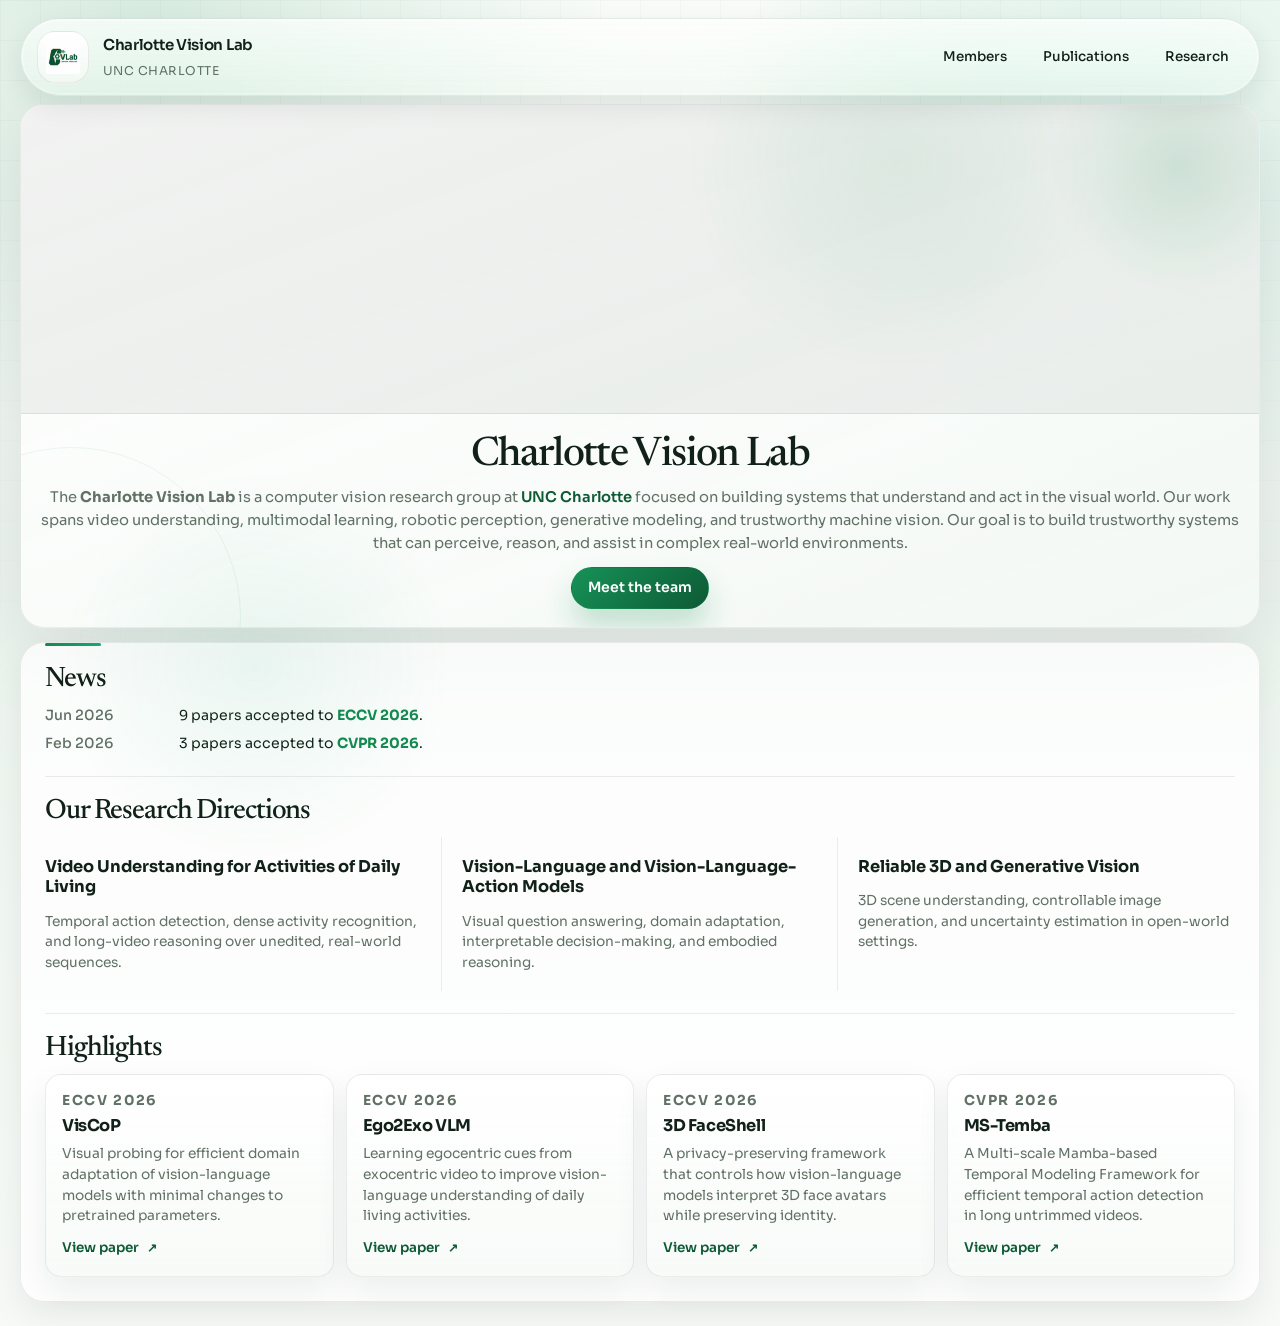
<file: index.html>
<!DOCTYPE html>
<html lang="en">

<head>
  <meta charset="UTF-8" />
  <meta name="viewport" content="width=device-width, initial-scale=1.0" />
  <title>Charlotte Vision Lab | UNC Charlotte</title>
  <meta name="description"
    content="Charlotte Vision Lab is a UNC Charlotte computer vision research group spanning video understanding, vision-language models, robotics, generative modeling, and reliable machine perception." />
  <link rel="preconnect" href="https://fonts.googleapis.com" />
  <link rel="preconnect" href="https://fonts.gstatic.com" crossorigin />
  <link
    href="https://fonts.googleapis.com/css2?family=Newsreader:opsz,wght@6..72,400;6..72,500&family=Sora:wght@400;500;600;700;800&display=swap"
    rel="stylesheet" />
  <link rel="stylesheet" href="./styles.css?v=6036223" />
</head>

<body class="page-home">
  <div class="page-shell">
    <header class="site-header">
      <a class="brand" href="#top" aria-label="Charlotte Vision Lab home">
        <span class="brand-mark">
          <img src="./images/logo.png" alt="Charlotte Vision Lab logo" />
        </span>
        <span class="brand-copy">
          <strong>Charlotte Vision Lab</strong>
          <span>UNC Charlotte</span>
        </span>
      </a>
      <nav class="site-nav" aria-label="Primary">
        <a href="./members.html">Members</a>
        <a href="./papers.html">Publications</a>
        <a href="#research">Research</a>
      </nav>
    </header>

    <main id="top">
      <section class="hero">
        <div class="hero-video" aria-label="Lab research highlight video">
          <video class="hero-video-media" src="./videos/viscop.mp4" autoplay muted loop playsinline></video>
        </div>
        <div class="hero-copy">
          <h1>Charlotte Vision Lab</h1>
          <p class="lead">
            The <b>Charlotte Vision Lab</b> is a computer vision research group at <a
              href="https://www.charlotte.edu">UNC Charlotte</a> focused on building systems that understand and act in
            the visual world.
            Our work spans video understanding, multimodal learning, robotic perception, generative modeling, and
            trustworthy machine vision. Our goal is to build trustworthy systems that can perceive, reason, and assist
            in complex real-world environments.
          </p>
          <div class="hero-actions">
            <a class="button button-primary" href="./members.html">Meet the team</a>
          </div>
        </div>
      </section>

      <section class="section home-panel">
        <div class="home-block" id="news">
          <div class="section-heading">
            <div>
              <h2>News</h2>
            </div>
          </div>
          <ol class="news-feed" id="news-list" aria-label="Lab news">
            <li class="news-item">
              <time class="news-date" datetime="2026-06">Jun 2026</time>
              <p class="news-text">
                <a href="./papers.html">9 papers accepted to <strong class="news-conf">ECCV 2026</strong>.</a>
              </p>
            </li>
            <li class="news-item">
              <time class="news-date" datetime="2026-02">Feb 2026</time>
              <p class="news-text">
                <a href="./papers.html">3 papers accepted to <strong class="news-conf">CVPR 2026</strong>.</a>
              </p>
            </li>
          </ol>
        </div>

        <div class="home-block" id="research">
          <div class="section-heading">
            <div>
              <h2>Our Research Directions</h2>
            </div>
          </div>
          <div class="research-grid research-grid-plain">
            <article class="research-item">
              <h3>Video Understanding for Activities of Daily Living</h3>
              <p>
                Temporal action detection, dense activity recognition, and long-video reasoning over unedited,
                real-world
                sequences.
              </p>
            </article>

            <article class="research-item">
              <h3>Vision-Language and Vision-Language-Action Models</h3>
              <p>
                Visual question answering, domain adaptation, interpretable decision-making, and embodied reasoning.
              </p>
            </article>

            <article class="research-item">
              <h3>Reliable 3D and Generative Vision</h3>
              <p>
                3D scene understanding, controllable image generation, and uncertainty estimation in open-world
                settings.
              </p>
            </article>
          </div>
        </div>

        <div class="home-block" id="highlights">
          <div class="section-heading">
            <div>
              <h2>Highlights</h2>
            </div>
          </div>
          <div class="work-grid">
            <article class="work-card">
              <p class="feature-kicker">ECCV 2026</p>
              <h3>VisCoP</h3>
              <p>
                Visual probing for efficient domain adaptation of vision-language
                models with minimal changes to pretrained parameters.
              </p>
              <a class="text-link" href="https://arxiv.org/abs/2510.13808">
                View paper
              </a>
            </article>

            <article class="work-card">
              <p class="feature-kicker">ECCV 2026</p>
              <h3>Ego2Exo VLM</h3>
              <p>
                Learning egocentric cues from exocentric video to improve
                vision-language understanding of daily living activities.
              </p>
              <a class="text-link" href="https://arxiv.org/abs/2501.05711">
                View paper
              </a>
            </article>

            <article class="work-card">
              <p class="feature-kicker">ECCV 2026</p>
              <h3>3D FaceShell</h3>
              <p>
                A privacy-preserving framework that controls how vision-language
                models interpret 3D face avatars while preserving identity.
              </p>
              <a class="text-link" href="https://arxiv.org/abs/2607.16280">
                View paper
              </a>
            </article>

            <article class="work-card">
              <p class="feature-kicker">CVPR 2026</p>
              <h3>MS-Temba</h3>
              <p>
                A Multi-scale Mamba-based Temporal Modeling Framework for efficient temporal action detection
                in long untrimmed videos.
              </p>
              <a class="text-link" href="https://arxiv.org/abs/2501.06138">
                View paper
              </a>
            </article>
          </div>
        </div>
      </section>
    </main>
  </div>

  <script src="./script.js?v=6036222"></script>
</body>

</html>
</file>
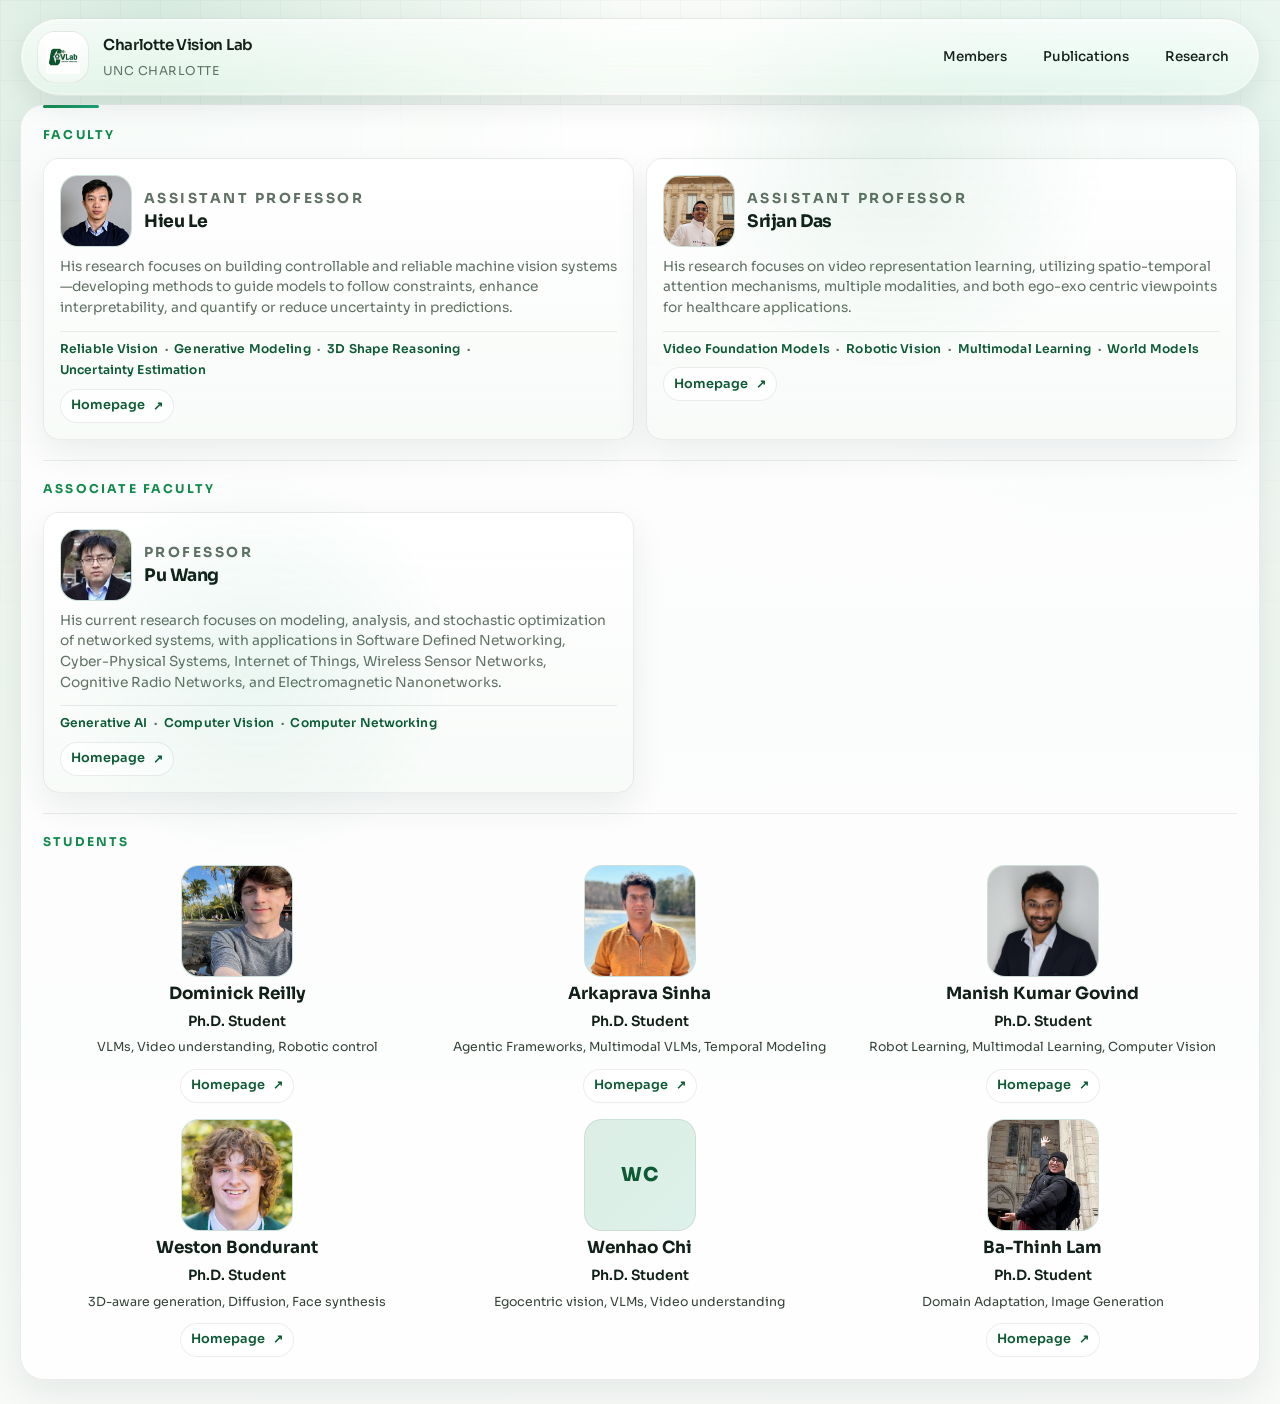
<file: members.html>
<!DOCTYPE html>
<html lang="en">

<head>
  <meta charset="UTF-8" />
  <meta name="viewport" content="width=device-width, initial-scale=1.0" />
  <title>Charlotte Vision Lab | Members</title>
  <meta name="description"
    content="Charlotte Vision Lab members page featuring faculty and current students at UNC Charlotte." />
  <link rel="preconnect" href="https://fonts.googleapis.com" />
  <link rel="preconnect" href="https://fonts.gstatic.com" crossorigin />
  <link
    href="https://fonts.googleapis.com/css2?family=Newsreader:opsz,wght@6..72,400;6..72,500&family=Sora:wght@400;500;600;700;800&display=swap"
    rel="stylesheet" />
  <link rel="stylesheet" href="./styles.css?v=6036225" />
</head>

<body class="page-members">
  <div class="page-shell">
    <header class="site-header">
      <a class="brand" href="./index.html#top" aria-label="Charlotte Vision Lab home">
        <span class="brand-mark">
          <img src="./images/logo.png" alt="Charlotte Vision Lab logo" />
        </span>
        <span class="brand-copy">
          <strong>Charlotte Vision Lab</strong>
          <span>UNC Charlotte</span>
        </span>
      </a>
      <nav class="site-nav" aria-label="Primary">
        <a href="./members.html">Members</a>
        <a href="./papers.html">Publications</a>
        <a href="./index.html#research">Research</a>
      </nav>
    </header>

    <main id="top">
      <section class="section members-panel">
        <div class="members-block" id="faculty">
          <div class="section-heading">
            <div>
              <p class="eyebrow">Faculty</p>
            </div>
          </div>
          <div class="faculty-grid">
            <article class="faculty-card">
              <div class="profile-head">
                <div class="avatar-circle avatar-faculty">
                  <img src="./images/hieu.png" alt="Hieu Le" />
                </div>
                <div>
                  <p class="feature-kicker">Assistant Professor</p>
                  <h3>Hieu Le</h3>
                </div>
              </div>
              <p>
                His research focuses on building controllable and reliable
                machine vision systems—developing methods to guide models to
                follow constraints, enhance interpretability, and quantify or
                reduce uncertainty in predictions.
              </p>
              <ul class="focus-topics" aria-label="Research topics">
                <li>Reliable Vision</li>
                <li>Generative Modeling</li>
                <li>3D Shape Reasoning</li>
                <li>Uncertainty Estimation</li>
              </ul>
              <div class="source-links">
                <a href="https://hieulem.github.io/">Homepage</a>
              </div>
            </article>

            <article class="faculty-card">
              <div class="profile-head">
                <div class="avatar-circle avatar-faculty">
                  <img src="./images/srijan.png" alt="Srijan Das" />
                </div>
                <div>
                  <p class="feature-kicker">Assistant Professor</p>
                  <h3>Srijan Das</h3>
                </div>
              </div>
              <p>
                His research focuses on video representation learning,
                utilizing spatio-temporal attention mechanisms, multiple modalities,
                and both ego-exo centric viewpoints for healthcare applications.
              </p>
              <ul class="focus-topics" aria-label="Research topics">
                <li>Video Foundation Models</li>
                <li>Robotic Vision</li>
                <li>Multimodal Learning</li>
                <li>World Models</li>
              </ul>
              <div class="source-links">
                <a href="https://srijandas07.github.io/">Homepage</a>
              </div>
            </article>
          </div>
        </div>

        <div class="members-block" id="associate-faculty">
          <div class="section-heading">
            <div>
              <p class="eyebrow">Associate Faculty</p>
            </div>
          </div>
          <div class="faculty-grid">
            <article class="faculty-card">
              <div class="profile-head">
                <div class="avatar-circle avatar-faculty">
                  <img src="./images/wang1.jpg" alt="Pu Wang" />
                </div>
                <div>
                  <p class="feature-kicker">Professor</p>
                  <h3>Pu Wang</h3>
                </div>
              </div>
              <p>
                His current research focuses on modeling, analysis,
                and stochastic optimization of networked systems,
                with applications in Software Defined Networking,
                Cyber-Physical Systems, Internet of Things, Wireless
                Sensor Networks, Cognitive Radio Networks,
                and Electromagnetic Nanonetworks.
              </p>
              <ul class="focus-topics" aria-label="Research topics">
                <li>Generative AI</li>
                <li>Computer Vision</li>
                <li>Computer Networking</li>
              </ul>
              <div class="source-links">
                <a href="https://webpages.charlotte.edu/pwang13/">Homepage</a>
              </div>
            </article>
          </div>
        </div>

        <div class="members-block" id="students">
          <div class="section-heading">
            <div>
              <p class="eyebrow">Students</p>
            </div>
          </div>
          <div class="students-list">
            <article>
              <div class="avatar-circle student-avatar">
                <img src="./images/dominick.jpeg" alt="Dominick Reilly" />
              </div>
              <h3 class="student-name">Dominick Reilly</h3>
              <p class="student-role">Ph.D. Student</p>
              <p class="person-tags">VLMs, Video understanding, Robotic control</p>
              <div class="source-links">
                <a href="https://dominickrei.github.io/">Homepage</a>
              </div>
            </article>

            <article>
              <div class="avatar-circle student-avatar">
                <img src="./images/arkaprava.jpg" alt="Arkaprava Sinha" />
              </div>
              <h3 class="student-name">Arkaprava Sinha</h3>
              <p class="student-role">Ph.D. Student</p>
              <p class="person-tags">Agentic Frameworks, Multimodal VLMs, Temporal Modeling</p>
              <div class="source-links">
                <a href="https://thearkaprava.github.io/">Homepage</a>
              </div>
            </article>

            <article>
              <div class="avatar-circle student-avatar">
                <img src="./images/manish.png" alt="Manish Kumar Govind" />
              </div>
              <h3 class="student-name">Manish Kumar Govind</h3>
              <p class="student-role">Ph.D. Student</p>
              <p class="person-tags">Robot Learning, Multimodal Learning, Computer Vision</p>
              <div class="source-links">
                <a href="https://manishgovind.github.io/">Homepage</a>
              </div>
            </article>

            <article>
              <div class="avatar-circle student-avatar">
                <img src="./images/weston.png" alt="Weston Bondurant" />
              </div>
              <h3 class="student-name">Weston Bondurant</h3>
              <p class="student-role">Ph.D. Student</p>
              <p class="person-tags">3D-aware generation, Diffusion, Face synthesis</p>
              <div class="source-links">
                <a href="https://westonbond.github.io/website/">Homepage</a>
              </div>
            </article>

            <article>
              <div class="avatar-circle student-avatar" aria-hidden="true">WC</div>
              <h3 class="student-name">Wenhao Chi</h3>
              <p class="student-role">Ph.D. Student</p>
              <p class="person-tags">Egocentric vision, VLMs, Video understanding</p>
            </article>

            <article>
              <div class="avatar-circle student-avatar">
                <img src="./images/thinh.jpg" alt="Ba-Thinh Lam" />
              </div>
              <h3 class="student-name">Ba-Thinh Lam</h3>
              <p class="student-role">Ph.D. Student</p>
              <p class="person-tags">Domain Adaptation, Image Generation</p>
              <div class="source-links">
                <a href="https://sasukepn1999.github.io">Homepage</a>
              </div>
            </article>
          </div>
        </div>
      </section>
    </main>
  </div>

  <script src="./script.js?v=6036223"></script>
</body>

</html>
</file>
<file: styles.css>
:root {
  --bg: #f3f8f4;
  --bg-soft: #eaf2ec;
  --surface: rgba(255, 255, 255, 0.84);
  --surface-strong: #ffffff;
  --surface-alt: #f7fcf8;
  --ink: #112018;
  --muted: #617165;
  --muted-strong: #344238;
  --line: rgba(17, 32, 24, 0.08);
  --line-strong: rgba(17, 32, 24, 0.15);
  --accent: #138a4e;
  --accent-rgb: 19, 138, 78;
  --accent-deep: #0d5a35;
  --accent-deep-rgb: 13, 90, 53;
  --accent-soft: #e3f4e9;
  --signal: #1aa57a;
  --signal-rgb: 26, 165, 122;
  --signal-soft: rgba(26, 165, 122, 0.12);
  --warm: #d97706;
  --shadow-sm: 0 14px 34px rgba(15, 23, 42, 0.07);
  --shadow-lg: 0 28px 80px rgba(15, 23, 42, 0.1);
  --ease-standard: cubic-bezier(0.22, 1, 0.36, 1);
  --ease-gentle: cubic-bezier(0.2, 0.8, 0.2, 1);
  --duration-fast: 220ms;
  --duration-medium: 380ms;
  --duration-slow: 780ms;
  --radius-xxl: 40px;
  --radius-xl: 32px;
  --radius-lg: 26px;
  --radius-md: 20px;
  --radius-sm: 14px;
  --max-width: 1240px;
}

*,
*::before,
*::after {
  box-sizing: border-box;
}

html {
  scroll-behavior: smooth;
  scroll-padding-top: 120px;
}

body {
  margin: 0;
  min-width: 320px;
  overflow-x: hidden;
  font-family: "Sora", sans-serif;
  font-size: 15.5px;
  line-height: 1.7;
  font-weight: 400;
  color: var(--ink);
  -webkit-font-smoothing: antialiased;
  text-rendering: optimizeLegibility;
  background:
    radial-gradient(circle at 12% 0%, rgba(var(--accent-rgb), 0.14), transparent 26%),
    radial-gradient(circle at 88% 10%, rgba(var(--signal-rgb), 0.12), transparent 24%),
    linear-gradient(180deg, #f8fbf8 0%, #edf5ef 48%, #f7faf7 100%);
}

body::before,
body::after {
  content: "";
  position: fixed;
  inset: 0;
  pointer-events: none;
}

body::before {
  background-image:
    linear-gradient(rgba(15, 23, 42, 0.045) 1px, transparent 1px),
    linear-gradient(90deg, rgba(15, 23, 42, 0.045) 1px, transparent 1px);
  background-size: 40px 40px;
  -webkit-mask-image: linear-gradient(180deg, rgba(0, 0, 0, 0.58), transparent 88%);
  mask-image: linear-gradient(180deg, rgba(0, 0, 0, 0.58), transparent 88%);
}

body::after {
  background:
    radial-gradient(circle at 70% 18%, rgba(var(--accent-rgb), 0.08), transparent 18%),
    radial-gradient(circle at 20% 74%, rgba(var(--signal-rgb), 0.07), transparent 16%);
}

::selection {
  background: rgba(var(--accent-rgb), 0.16);
  color: var(--ink);
}

a,
button,
input,
select {
  transition:
    color var(--duration-medium) var(--ease-standard),
    background-color var(--duration-medium) var(--ease-standard),
    border-color var(--duration-medium) var(--ease-standard),
    box-shadow var(--duration-medium) var(--ease-standard),
    transform var(--duration-medium) var(--ease-standard),
    opacity var(--duration-medium) var(--ease-standard);
}

button,
input,
select {
  font: inherit;
}

.page-shell {
  width: min(calc(100% - 40px), var(--max-width));
  margin: 18px auto 32px;
}

.site-header {
  position: sticky;
  top: 18px;
  z-index: 30;
  display: flex;
  align-items: center;
  justify-content: space-between;
  gap: 18px;
  padding: 12px 16px;
  border: 1px solid var(--line);
  border-radius: 999px;
  background:
    linear-gradient(180deg, rgba(255, 255, 255, 0.66), rgba(245, 250, 246, 0.42));
  box-shadow:
    0 10px 28px rgba(15, 23, 42, 0.08),
    inset 0 1px 0 rgba(255, 255, 255, 0.46);
  -webkit-backdrop-filter: blur(26px) saturate(180%);
  backdrop-filter: blur(26px) saturate(180%);
}

.site-header::before {
  content: "";
  position: absolute;
  inset: 1px;
  border: 1px solid rgba(255, 255, 255, 0.38);
  border-radius: inherit;
  pointer-events: none;
}

.site-header::after {
  content: "";
  position: absolute;
  inset: 0;
  border-radius: inherit;
  background: linear-gradient(180deg, rgba(255, 255, 255, 0.16), rgba(255, 255, 255, 0));
  pointer-events: none;
}

.site-header.has-scrolled {
  background:
    linear-gradient(180deg, rgba(255, 255, 255, 0.8), rgba(242, 248, 243, 0.58));
  border-color: rgba(15, 23, 42, 0.1);
  box-shadow:
    0 16px 36px rgba(15, 23, 42, 0.1),
    inset 0 1px 0 rgba(255, 255, 255, 0.58);
}

.brand {
  position: relative;
  z-index: 1;
  display: inline-flex;
  align-items: center;
  gap: 14px;
  text-decoration: none;
  color: inherit;
}

.brand-mark {
  display: grid;
  place-items: center;
  width: 52px;
  height: 52px;
  padding: 8px;
  border-radius: 18px;
  overflow: hidden;
  border: 1px solid var(--line);
  background:
    linear-gradient(180deg, rgba(255, 255, 255, 0.96), rgba(242, 248, 243, 0.92));
  box-shadow: inset 0 1px 0 rgba(255, 255, 255, 0.7);
}

.brand-mark img,
.avatar-circle img {
  width: 100%;
  height: 100%;
  display: block;
}

.brand-mark img {
  object-fit: contain;
}

.avatar-circle img {
  object-fit: cover;
}

.brand-copy {
  display: grid;
  gap: 4px;
}

.brand-copy strong {
  font-size: 0.94rem;
  font-weight: 600;
  letter-spacing: -0.02em;
}

.brand-copy span {
  color: var(--muted);
  font-size: 0.76rem;
  letter-spacing: 0.04em;
  text-transform: uppercase;
}

.site-nav {
  position: relative;
  z-index: 1;
  display: flex;
  flex-wrap: wrap;
  align-items: center;
  gap: 8px;
}

.site-nav a,
.nav-dropdown summary {
  display: inline-flex;
  align-items: center;
  min-height: 40px;
  padding: 0 14px;
  border-radius: 999px;
  color: var(--muted-strong);
  text-decoration: none;
  font-size: 0.84rem;
  font-weight: 500;
  cursor: pointer;
  list-style: none;
}

.site-nav a:hover,
.nav-dropdown:hover summary,
.nav-dropdown[open] summary {
  color: var(--accent-deep);
  background: rgba(255, 255, 255, 0.48);
  box-shadow:
    0 8px 18px rgba(15, 23, 42, 0.08),
    inset 0 0 0 1px rgba(255, 255, 255, 0.28);
}

.nav-dropdown {
  position: relative;
}

.nav-dropdown summary::-webkit-details-marker {
  display: none;
}

.nav-dropdown summary::after {
  content: "+";
  margin-left: 8px;
  color: var(--accent);
  font-size: 0.96rem;
  font-weight: 800;
}

.nav-dropdown[open] summary::after {
  content: "-";
}

.nav-dropdown-menu {
  position: absolute;
  top: calc(100% + 10px);
  left: 0;
  display: none;
  min-width: 220px;
  padding: 10px;
  border: 1px solid var(--line);
  border-radius: 22px;
  background: rgba(255, 255, 255, 0.84);
  box-shadow: 0 18px 34px rgba(15, 23, 42, 0.08);
  -webkit-backdrop-filter: blur(20px) saturate(170%);
  backdrop-filter: blur(20px) saturate(170%);
}

.nav-dropdown[open] .nav-dropdown-menu {
  display: grid;
  gap: 4px;
}

.nav-dropdown-menu a {
  padding: 12px 14px;
  border-radius: 16px;
  color: var(--muted);
  font-weight: 600;
}

.nav-dropdown-menu a:hover {
  color: var(--accent-deep);
  background: rgba(var(--accent-rgb), 0.12);
}

/* Native asset is ~4:1 (e.g. 1444×360); do not use 16:9 */
.hero-video {
  position: relative;
  grid-column: 1 / -1;
  width: calc(100% + 72px);
  margin: -36px -36px 24px;
  border-radius: var(--radius-xxl) var(--radius-xxl) 0 0;
  overflow: hidden;
  border-bottom: 1px solid var(--line);
  background: rgba(17, 32, 24, 0.06);
  aspect-ratio: 361 / 90;
}

.hero-video-media {
  position: absolute;
  inset: 0;
  width: 100%;
  height: 100%;
  object-fit: contain;
}

.hero {
  position: relative;
  display: grid;
  grid-template-columns: minmax(0, 1fr);
  gap: 24px;
  margin-top: 28px;
  padding: 36px;
  border: 1px solid var(--line);
  border-radius: var(--radius-xxl);
  background:
    linear-gradient(160deg, rgba(255, 255, 255, 0.98), rgba(244, 249, 245, 0.94)),
    linear-gradient(135deg, rgba(var(--accent-rgb), 0.04), rgba(var(--signal-rgb), 0.04));
  box-shadow: var(--shadow-lg);
  overflow: hidden;
}

.hero::before,
.hero::after {
  content: "";
  position: absolute;
  pointer-events: none;
}

.hero::before {
  top: -70px;
  right: -50px;
  width: 260px;
  height: 260px;
  border-radius: 50%;
  background: radial-gradient(circle, rgba(var(--accent-rgb), 0.14), transparent 70%);
  animation: ambient-float 18s var(--ease-gentle) infinite;
}

.hero::after {
  left: -120px;
  bottom: -160px;
  width: 340px;
  height: 340px;
  border-radius: 50%;
  border: 1px solid rgba(var(--accent-rgb), 0.08);
  animation: ambient-float 24s var(--ease-gentle) infinite reverse;
}

.hero-copy {
  position: relative;
  z-index: 1;
  display: flex;
  flex-direction: column;
}

.hero-head {
  display: grid;
  gap: 16px;
}

.hero-badges,
.papers-summary-strip {
  display: flex;
  flex-wrap: wrap;
  gap: 10px;
}

.papers-summary-strip {
  margin-bottom: 18px;
}

.eyebrow,
.feature-kicker,
.person-role,
.panel-eyebrow,
.hero-note-label,
.papers-filter-label,
.research-index {
  margin: 0;
  color: var(--accent);
  font-size: 0.76rem;
  font-weight: 700;
  letter-spacing: 0.18em;
  text-transform: uppercase;
}

.hero h1,
.section-heading h2,
.site-footer h2,
.cta-band h2 {
  margin: 0;
  font-family: "Newsreader", serif;
  font-weight: 500;
  letter-spacing: -0.04em;
  line-height: 1;
}

.hero h1 {
  max-width: min(100%, 22ch);
  margin: 20px auto 0;
  font-size: clamp(2.15rem, 4.2vw, 3.5rem);
  text-align: center;
}

.hero .lead {
  text-align: center;
  margin: 22px auto 0;
}

.hero-research-figure {
  margin: 28px auto 0;
  max-width: min(69ch, 100%);
  padding: 0;
  border-radius: var(--radius-lg);
  overflow: hidden;
  border: 1px solid var(--line);
  background: rgba(255, 255, 255, 0.72);
  box-shadow: var(--shadow-sm);
}

.hero-research-figure img {
  display: block;
  width: 100%;
  height: auto;
}

.lead {
  max-width: 62ch;
  margin: 22px 0 0;
  color: var(--muted);
  font-size: 0.96rem;
  line-height: 1.78;
}

.lead a {
  color: var(--accent-deep);
  font-weight: 600;
  text-decoration: none;
}

.lead a:hover {
  color: var(--accent);
}

.hero-actions {
  display: flex;
  flex-wrap: wrap;
  gap: 12px;
  margin-top: 28px;
  justify-content: center;
}

.button {
  display: inline-flex;
  align-items: center;
  justify-content: center;
  min-height: 50px;
  padding: 0 20px;
  border-radius: 999px;
  border: 1px solid var(--line);
  font-size: 0.88rem;
  font-weight: 600;
  text-decoration: none;
  box-shadow: inset 0 1px 0 rgba(255, 255, 255, 0.4);
}

.button:hover {
  transform: translateY(-2px) scale(1.012);
  box-shadow: 0 14px 28px rgba(15, 23, 42, 0.08);
}

.button-primary {
  background: linear-gradient(135deg, #179257, #0d5a35);
  color: #ffffff;
  border-color: transparent;
  box-shadow: 0 18px 30px rgba(var(--accent-rgb), 0.24);
}

.button-primary:hover {
  box-shadow: 0 22px 34px rgba(var(--accent-rgb), 0.3);
}

.button-secondary {
  background: rgba(255, 255, 255, 0.72);
  color: var(--ink);
}

.button-secondary:hover {
  background: rgba(255, 255, 255, 0.9);
  border-color: rgba(var(--accent-rgb), 0.16);
}

.data-pill,
.publication-chip,
.inline-list li {
  display: inline-flex;
  align-items: center;
  min-height: 34px;
  padding: 0 12px;
  border-radius: 999px;
  border: 1px solid rgba(var(--accent-rgb), 0.08);
  background: rgba(255, 255, 255, 0.76);
  color: var(--muted-strong);
  font-size: 0.76rem;
  font-weight: 600;
}

.data-pill {
  background: rgba(255, 255, 255, 0.7);
}

.hero-metrics {
  display: grid;
  grid-template-columns: repeat(3, minmax(0, 1fr));
  gap: 12px;
  margin-top: 30px;
}

.metric-card {
  display: grid;
  gap: 8px;
  min-height: 102px;
  padding: 18px 20px;
  border: 1px solid var(--line);
  border-radius: 26px;
  background:
    linear-gradient(180deg, rgba(255, 255, 255, 0.92), rgba(242, 248, 243, 0.86));
  box-shadow: var(--shadow-sm);
}

.metric-value,
.flow-core strong,
.flow-leaf strong,
.publication-year-head h3 {
  font-family: "Newsreader", serif;
  font-weight: 500;
  letter-spacing: -0.03em;
}

.metric-value {
  font-size: 1.8rem;
  color: var(--accent-deep);
}

.metric-label {
  color: var(--muted);
  font-size: 0.72rem;
  font-weight: 600;
  letter-spacing: 0.16em;
  text-transform: uppercase;
}

.hero-panel {
  display: grid;
  gap: 16px;
  align-content: start;
}

.hero-panel-head {
  display: flex;
  align-items: flex-start;
  justify-content: space-between;
  gap: 14px;
  padding: 20px 22px;
  border: 1px solid var(--line);
  border-radius: 28px;
  background:
    linear-gradient(180deg, rgba(255, 255, 255, 0.92), rgba(245, 250, 246, 0.82));
}

.hero-panel-head h2 {
  margin: 8px 0 0;
  font-family: "Newsreader", serif;
  font-size: 1.28rem;
  font-weight: 500;
  line-height: 1.2;
  letter-spacing: -0.03em;
}

.panel-chip {
  display: inline-flex;
  align-items: center;
  min-height: 34px;
  padding: 0 12px;
  border-radius: 999px;
  background: var(--accent-soft);
  color: var(--accent-deep);
  font-size: 0.74rem;
  font-weight: 600;
}

.hero-figure {
  margin: 0;
  padding: 24px;
  border: 1px solid var(--line);
  border-radius: 32px;
  background:
    linear-gradient(180deg, rgba(255, 255, 255, 0.98), rgba(244, 249, 245, 0.92));
  box-shadow: var(--shadow-sm);
  display: grid;
  gap: 14px;
}

.flow-stage {
  display: grid;
  grid-template-columns: auto 1fr;
  gap: 14px;
  align-items: stretch;
}

.flow-stage-index {
  display: grid;
  place-items: center;
  width: 40px;
  height: 40px;
  border-radius: 50%;
  border: 1px solid rgba(var(--accent-rgb), 0.12);
  background: var(--accent-soft);
  color: var(--accent-deep);
  font-size: 0.76rem;
  font-weight: 800;
  letter-spacing: 0.1em;
}

.flow-core,
.flow-leaf {
  border: 1px solid var(--line);
  border-radius: 24px;
  background: rgba(255, 255, 255, 0.84);
}

.flow-core {
  display: grid;
  gap: 6px;
  align-content: center;
  min-height: 98px;
  padding: 18px 20px;
}

.flow-core strong,
.flow-leaf strong {
  font-size: 1.18rem;
  color: var(--accent-deep);
}

.flow-core span,
.flow-leaf span {
  color: var(--muted);
  font-size: 0.88rem;
  line-height: 1.64;
}

.flow-understanding {
  background:
    linear-gradient(135deg, rgba(var(--accent-rgb), 0.08), rgba(var(--signal-rgb), 0.08)),
    rgba(255, 255, 255, 0.86);
}

.flow-link {
  width: 2px;
  height: 28px;
  margin-left: 19px;
  border-radius: 999px;
  background: linear-gradient(180deg, rgba(var(--accent-rgb), 0.18), rgba(var(--signal-rgb), 0.52));
}

.flow-leaves {
  display: grid;
  grid-template-columns: repeat(2, minmax(0, 1fr));
  gap: 12px;
  padding-left: 54px;
}

.flow-leaf {
  display: grid;
  gap: 8px;
  min-height: 150px;
  padding: 18px;
  background:
    linear-gradient(180deg, rgba(255, 255, 255, 0.92), rgba(242, 248, 243, 0.84));
}

.hero-note-grid {
  display: grid;
  grid-template-columns: repeat(2, minmax(0, 1fr));
  gap: 12px;
}

.hero-note {
  padding: 18px;
  border: 1px solid var(--line);
  border-radius: 24px;
  background: rgba(255, 255, 255, 0.74);
}

.hero-note-label {
  display: inline-block;
  margin-bottom: 10px;
}

.hero-note p,
.section-intro,
.publication-intro p,
.publications-status,
.publication-empty,
.publication-entry p,
.feature-card p,
.faculty-card p,
.research-card p,
.person-card p,
.work-card p,
.cta-band p,
.footer-note {
  margin: 0;
  color: var(--muted);
  font-size: 0.94rem;
  line-height: 1.76;
}

.section,
.cta-band,
.site-footer {
  position: relative;
  margin-top: 26px;
  padding: 34px;
  border: 1px solid var(--line);
  border-radius: var(--radius-xxl);
  background: rgba(255, 255, 255, 0.78);
  box-shadow: var(--shadow-sm);
}

.section::before,
.cta-band::before,
.site-footer::before {
  content: "";
  position: absolute;
  top: 0;
  left: 34px;
  width: 84px;
  height: 4px;
  border-radius: 999px;
  background: linear-gradient(90deg, var(--accent), var(--signal));
}

.section-heading {
  display: grid;
  grid-template-columns: minmax(0, 1fr) minmax(280px, 0.78fr);
  gap: 18px 24px;
  align-items: end;
  margin-bottom: 28px;
}

.section-heading h2,
.site-footer h2,
.cta-band h2 {
  font-size: clamp(1.9rem, 3.4vw, 2.9rem);
}

.section-intro {
  max-width: 48ch;
}

.members-subsection {
  margin-top: 34px;
}

.members-subsection-heading {
  margin-bottom: 24px;
}

.feature-grid,
.faculty-grid,
.research-grid,
.people-grid,
.work-grid,
.sources-grid,
.publications-list,
.publication-year-grid {
  display: grid;
  gap: 18px;
}

.feature-grid,
.faculty-grid {
  grid-template-columns: repeat(2, minmax(0, 1fr));
}

.research-grid {
  grid-template-columns: repeat(3, minmax(0, 1fr));
}

.people-grid {
  grid-template-columns: repeat(3, minmax(0, 1fr));
}

.students-list {
  display: grid;
  grid-template-columns: repeat(3, minmax(0, 1fr));
  gap: 28px 22px;
}

.students-list article {
  display: flex;
  flex-direction: column;
  align-items: center;
  gap: 5px;
  width: 70%;
}

.student-avatar {
  width: 170px;
  height: 170px;
  flex-basis: 170px;
  border-radius: 24px;
}

.student-name {
  margin: 6px 0 0;
  font-size: 1.3rem;
  line-height: 1.35;
  text-align: center;
}

.student-role {
  margin: 2px 0 0;
  font-size: 1rem;
  font-weight: 600;
  color: var(--muted-ink);
  text-align: center;
}

.students-list .person-tags {
  text-align: center;
}

.work-grid,
.sources-grid,
.publication-year-grid {
  grid-template-columns: repeat(2, minmax(0, 1fr));
}

.news-feed {
  list-style: none;
  margin: 0;
  padding: 0;
  display: grid;
  gap: 14px;
}

.news-item {
  display: grid;
  grid-template-columns: 7.5rem minmax(0, 1fr);
  gap: 12px 18px;
  align-items: baseline;
}

.news-date {
  margin: 0;
  color: var(--muted);
  font-size: 0.88rem;
  font-weight: 500;
  white-space: nowrap;
}

.news-text {
  margin: 0;
  color: var(--ink);
  font-size: 0.95rem;
  line-height: 1.55;
}

.news-conf {
  color: var(--accent);
  font-weight: 700;
}

.news-text a {
  color: inherit;
  font-weight: inherit;
  text-decoration: none;
}

.news-text a:hover {
  color: var(--accent-deep);
}

.news-text a:hover .news-conf {
  color: var(--accent-deep);
}

.news-status {
  grid-template-columns: 1fr;
  color: var(--muted);
  font-size: 0.94rem;
}

.feature-card,
.faculty-card,
.research-card,
.person-card,
.work-card,
.publications-status,
.publication-year,
.publication-column {
  position: relative;
  border: 1px solid var(--line);
  border-radius: 30px;
  background:
    linear-gradient(180deg, rgba(255, 255, 255, 0.94), rgba(246, 250, 247, 0.86));
  box-shadow: var(--shadow-sm);
}

.feature-card,
.faculty-card,
.person-card,
.work-card,
.research-card {
  padding: 32px 28px 28px;
  overflow: hidden;
}

.feature-card:hover,
.faculty-card:hover,
.research-card:hover,
.person-card:hover,
.work-card:hover,
.sources-grid a:hover,
.publication-entry:hover {
  transform: translateY(-5px);
  border-color: rgba(var(--accent-rgb), 0.16);
  box-shadow: 0 26px 42px rgba(15, 23, 42, 0.12);
}

.profile-head {
  display: flex;
  align-items: center;
  gap: 16px;
  margin-bottom: 18px;
}

.profile-head h3,
.profile-head .feature-kicker,
.profile-head .person-role {
  margin-left: 0;
}

.avatar-circle {
  flex: 0 0 86px;
  width: 86px;
  height: 86px;
  border-radius: 28px;
  overflow: hidden;
  display: grid;
  place-items: center;
  border: 1px solid var(--line);
  background:
    linear-gradient(135deg, rgba(var(--accent-rgb), 0.14), rgba(var(--signal-rgb), 0.14));
  color: var(--accent-deep);
  font-size: 1.2rem;
  font-weight: 800;
  letter-spacing: 0.06em;
}

.students-list .student-avatar {
  flex: 0 0 170px;
  width: 170px;
  height: 170px;
  flex-basis: 170px;
  border-radius: 24px;
}

.avatar-faculty {
  width: 120px;
  height: 120px;
  flex-basis: 120px;
}

.feature-card h3,
.faculty-card h3,
.research-card h3,
.person-card h3,
.work-card h3 {
  margin: 0 0 14px;
  font-size: 1.24rem;
  line-height: 1.28;
  letter-spacing: -0.025em;
}

.inline-list,
.person-tags {
  display: flex;
  flex-wrap: wrap;
  gap: 10px;
  margin: 18px 0 0;
  padding: 0;
  list-style: none;
}

.person-tags {
  display: block;
  margin-top: 12px;
  padding: 0;
  list-style: none;
  font-size: 0.86rem;
  color: var(--muted-strong);
  width: 100%;
  white-space: normal;
  overflow-wrap: anywhere;
  word-break: break-word;
}

.source-links {
  display: flex;
  flex-wrap: wrap;
  gap: 10px;
  margin-top: 18px;
}

.site-nav a,
.source-links a,
.sources-grid a,
.text-link {
  color: inherit;
  text-decoration: none;
}

.source-links a,
.sources-grid a {
  display: inline-flex;
  align-items: center;
  gap: 8px;
  min-height: 40px;
  padding: 0 12px;
  border: 1px solid var(--line);
  border-radius: 999px;
  background: rgba(255, 255, 255, 0.72);
  color: var(--accent-deep);
  font-size: 0.84rem;
  font-weight: 600;
}

.source-links a::after,
.text-link::after {
  content: "↗";
  font-size: 0.78rem;
}

.source-links a:hover,
.sources-grid a:hover {
  color: var(--accent-deep);
  background: var(--accent-soft);
  border-color: rgba(var(--accent-rgb), 0.18);
  box-shadow: 0 12px 24px rgba(15, 23, 42, 0.08);
  transform: translateY(-2px);
}

.text-link {
  display: inline-flex;
  align-items: center;
  gap: 8px;
  color: var(--accent-deep);
  font-weight: 600;
}

.text-link:hover {
  color: var(--accent);
  transform: translateX(2px);
}

.research-card {
  background:
    linear-gradient(180deg, rgba(255, 255, 255, 0.95), rgba(240, 247, 242, 0.9));
}

.research-index {
  display: inline-grid;
  place-items: center;
  width: 42px;
  height: 42px;
  margin-bottom: 18px;
  border-radius: 50%;
  background: rgba(217, 119, 6, 0.1);
  color: var(--warm);
}

.person-card-muted {
  background:
    linear-gradient(180deg, rgba(251, 253, 251, 0.94), rgba(243, 248, 244, 0.9));
  border-style: dashed;
}

.work-card-featured {
  background:
    linear-gradient(150deg, #0d5a35, #16804c),
    rgba(255, 255, 255, 0.86);
}

.work-card-featured .feature-kicker,
.work-card-featured h3,
.work-card-featured p {
  color: #ffffff;
}

.work-card-featured .text-link {
  color: #ffffff;
}

.work-card-featured .text-link:hover {
  color: #dcf7e7;
}

.publication-intro {
  display: grid;
  gap: 18px;
  margin-bottom: 22px;
}

.papers-filter-shell {
  display: grid;
  gap: 14px;
  padding: 20px;
  margin-bottom: 18px;
  border: 1px solid var(--line);
  border-radius: 30px;
  background:
    linear-gradient(180deg, rgba(255, 255, 255, 0.92), rgba(244, 249, 245, 0.86));
  box-shadow: var(--shadow-sm);
}

.papers-filter-title {
  margin: 0;
  font-size: 0.94rem;
  font-weight: 600;
  letter-spacing: -0.02em;
}

.papers-filter-grid {
  display: grid;
  grid-template-columns: minmax(260px, 1.15fr) repeat(auto-fit, minmax(160px, 1fr));
  gap: 12px;
  align-items: end;
}

.papers-filter-field {
  display: grid;
  gap: 8px;
}

.papers-filter-field input,
.papers-filter-field select,
.publication-search input {
  width: 100%;
  min-height: 46px;
  padding: 0 14px;
  border: 1px solid var(--line);
  border-radius: 16px;
  background:
    linear-gradient(180deg, rgba(255, 255, 255, 0.94), rgba(243, 248, 244, 0.86));
  color: var(--ink);
  outline: none;
  box-shadow:
    inset 0 1px 0 rgba(255, 255, 255, 0.55),
    0 1px 2px rgba(17, 32, 24, 0.03);
}

.papers-filter-field input:hover,
.papers-filter-field select:hover,
.publication-search input:hover {
  border-color: rgba(var(--accent-rgb), 0.18);
  box-shadow:
    inset 0 1px 0 rgba(255, 255, 255, 0.62),
    0 10px 20px rgba(17, 32, 24, 0.05);
}

.papers-filter-field select {
  appearance: none;
  -webkit-appearance: none;
  -moz-appearance: none;
  cursor: pointer;
  padding-right: 42px;
  background-image:
    linear-gradient(180deg, rgba(255, 255, 255, 0.94), rgba(243, 248, 244, 0.86)),
    url("data:image/svg+xml,%3Csvg xmlns='http://www.w3.org/2000/svg' width='16' height='16' viewBox='0 0 16 16' fill='none'%3E%3Cpath d='M4 6.5L8 10L12 6.5' stroke='%230d5a35' stroke-width='1.7' stroke-linecap='round' stroke-linejoin='round'/%3E%3C/svg%3E");
  background-repeat: no-repeat, no-repeat;
  background-position: 0 0, right 14px center;
  background-size: auto, 16px 16px;
}

.papers-filter-field select option {
  color: var(--ink);
  background: var(--surface-strong);
}

@supports not ((backdrop-filter: blur(1px)) or (-webkit-backdrop-filter: blur(1px))) {
  .site-header {
    background: rgba(248, 252, 249, 0.96);
    box-shadow: 0 12px 28px rgba(15, 23, 42, 0.1);
  }

  .site-header.has-scrolled {
    background: rgba(246, 250, 247, 0.98);
  }

  .nav-dropdown-menu {
    background: rgba(249, 252, 250, 0.98);
    box-shadow: 0 16px 30px rgba(15, 23, 42, 0.1);
  }
}

@supports not ((mask-image: linear-gradient(black, transparent)) or (-webkit-mask-image: linear-gradient(black, transparent))) {
  body::before {
    opacity: 0.22;
    -webkit-mask-image: none;
    mask-image: none;
  }
}

.papers-filter-field input:focus,
.papers-filter-field select:focus,
.publication-search input:focus {
  border-color: rgba(var(--accent-rgb), 0.34);
  box-shadow: 0 0 0 4px rgba(var(--accent-rgb), 0.1);
}

.papers-filter-field-actions {
  grid-column: 1 / -1;
  display: flex;
  align-items: center;
  justify-content: flex-end;
  gap: 10px;
}

.papers-filter-reset,
.publication-toggle,
.papers-pager-button {
  min-height: 42px;
  padding: 0 14px;
  border: 1px solid var(--line);
  border-radius: 999px;
  background: rgba(255, 255, 255, 0.84);
  color: var(--muted-strong);
  font-size: 0.84rem;
  font-weight: 600;
  cursor: pointer;
}

.papers-filter-reset:hover,
.publication-toggle:hover,
.papers-pager-button:hover:enabled {
  color: var(--accent-deep);
  background: var(--accent-soft);
  border-color: rgba(var(--accent-rgb), 0.18);
  box-shadow: 0 12px 20px rgba(15, 23, 42, 0.08);
  transform: translateY(-1px);
}

.papers-filter-count,
.publication-summary {
  display: flex;
  justify-content: flex-end;
}

.papers-pager {
  display: flex;
  align-items: center;
  justify-content: center;
  gap: 12px;
  margin-top: 18px;
  padding-top: 16px;
  border-top: 1px solid var(--line);
}

.papers-pager-button:disabled {
  opacity: 0.5;
  cursor: not-allowed;
}

.papers-pager-info {
  min-width: 220px;
  color: var(--muted);
  font-size: 0.88rem;
  font-weight: 500;
  text-align: center;
}

.publication-controls {
  display: grid;
  grid-template-columns: minmax(220px, 1fr) auto;
  gap: 12px;
  align-items: center;
}

.publication-toggles {
  display: inline-flex;
  flex-wrap: wrap;
  gap: 10px;
  justify-content: flex-end;
  grid-column: 1 / -1;
}

.publication-toggle.is-active {
  background: var(--accent-soft);
  color: var(--accent-deep);
  border-color: rgba(var(--accent-rgb), 0.18);
}

.publications-status,
.publication-empty {
  padding: 22px;
}

.publication-year {
  padding: 24px;
}

/* Papers page: remove outer list container card/border */
#papers .publication-year {
  border: none;
  border-radius: 0;
  background: transparent;
  box-shadow: none;
  padding: 0;
}

.publication-year-head {
  display: flex;
  align-items: baseline;
  justify-content: space-between;
  gap: 14px;
  margin-bottom: 18px;
}

.publication-year-head h3 {
  margin: 0;
  font-size: 1.9rem;
  color: var(--accent-deep);
}

.publication-column {
  padding: 18px;
}

.publication-column h4 {
  margin: 0 0 14px;
  color: var(--accent);
  font-size: 0.86rem;
  font-weight: 700;
  letter-spacing: 0.16em;
  text-transform: uppercase;
}

.publication-stack {
  display: grid;
  gap: 14px;
}

.publication-entry {
  padding: 18px;
  border: 1px solid var(--line);
  border-radius: 24px;
  background: rgba(255, 255, 255, 0.88);
  box-shadow: var(--shadow-sm);
}

.publication-entry-has-thumb {
  display: grid;
  grid-template-columns: 148px minmax(0, 1fr);
  gap: 16px;
  align-items: start;
}

.publication-thumb img,
.publication-thumb video {
  display: block;
  width: 100%;
  height: auto;
  border-radius: 14px;
  border: 1px solid var(--line);
  object-fit: cover;
}

.publication-entry-body {
  min-width: 0;
}

.publication-author-lab {
  color: var(--accent-deep);
  font-weight: 600;
  text-decoration: underline;
  text-decoration-color: rgba(var(--accent-rgb), 0.38);
  text-underline-offset: 0.14em;
}

.publication-venue-inline {
  color: var(--muted);
  font-weight: 500;
  white-space: nowrap;
}

.publication-entry h5 {
  margin: 0 0 10px;
  font-size: 0.96rem;
  line-height: 1.45;
  letter-spacing: -0.02em;
}

.publication-meta {
  display: flex;
  flex-wrap: wrap;
  gap: 10px;
  margin-bottom: 12px;
}

.publication-chip {
  background: var(--accent-soft);
  color: var(--accent-deep);
}

.publication-abstract {
  margin-top: 14px;
  padding-top: 12px;
  border-top: 1px solid var(--line);
}

.publication-abstract-toggle {
  display: inline-flex;
  align-items: center;
  gap: 8px;
  padding: 0;
  border: 0;
  background: transparent;
  color: var(--accent);
  font-size: 0.84rem;
  font-weight: 600;
  cursor: pointer;
}

.publication-abstract-toggle::after {
  content: "+";
  font-size: 0.94rem;
}

.publication-abstract-toggle[aria-expanded="true"]::after {
  content: "-";
}

.publication-abstract-text {
  margin-top: 10px;
  color: var(--muted);
  font-size: 0.92rem;
  line-height: 1.72;
}

.sources-grid {
  margin-top: 22px;
}

.sources-grid a {
  min-height: 62px;
  justify-content: space-between;
  padding: 12px 16px;
  border-radius: 22px;
}

.cta-band {
  display: grid;
  grid-template-columns: 1.2fr 1fr auto;
  align-items: end;
  gap: 24px;
}

.site-footer {
  margin-bottom: 36px;
}

.footer-note {
  margin-top: 22px;
  font-size: 0.95rem;
}

.site-header,
.hero,
.section,
.cta-band,
.site-footer,
.metric-card,
.hero-panel-head,
.hero-figure,
.hero-note,
.feature-card,
.faculty-card,
.research-card,
.person-card,
.work-card,
.publications-status,
.publication-year,
.publication-column,
.publication-entry,
.news-item,
.source-links a,
.sources-grid a {
  transition:
    background-color var(--duration-medium) var(--ease-standard),
    border-color var(--duration-medium) var(--ease-standard),
    box-shadow var(--duration-medium) var(--ease-standard),
    transform var(--duration-medium) var(--ease-standard),
    opacity var(--duration-medium) var(--ease-standard);
}

.reveal-on-scroll {
  opacity: 0;
  transform: translate3d(0, 18px, 0);
  transition-delay: var(--reveal-delay, 0ms);
  will-change: transform, opacity;
}

.reveal-on-scroll.is-visible {
  opacity: 1;
  transform: translate3d(0, 0, 0);
}

.hero.reveal-on-scroll {
  transform: translate3d(0, 24px, 0) scale(0.992);
}

.hero.reveal-on-scroll.is-visible {
  transform: translate3d(0, 0, 0) scale(1);
}

@keyframes ambient-float {

  0%,
  100% {
    transform: translate3d(0, 0, 0);
  }

  50% {
    transform: translate3d(0, -10px, 0);
  }
}

code {
  padding: 0.16em 0.42em;
  border-radius: 10px;
  background: rgba(var(--accent-rgb), 0.08);
  font-family: ui-monospace, SFMono-Regular, Menlo, Consolas, monospace;
  font-size: 0.92em;
}

.sr-only {
  position: absolute;
  width: 1px;
  height: 1px;
  padding: 0;
  margin: -1px;
  overflow: hidden;
  clip: rect(0, 0, 0, 0);
  white-space: nowrap;
  border: 0;
}

/* Home: denser layout, fewer stacked capsules */
.page-home .page-shell {
  margin: 12px auto 24px;
}

.page-home .hero {
  margin-top: 14px;
  padding: 16px 20px 18px;
  gap: 10px;
  border-radius: 24px;
}

.page-home .hero-video {
  width: calc(100% + 40px);
  margin: -16px -20px 12px;
  border-radius: 24px 24px 0 0;
}

.page-home .hero h1 {
  margin-top: 0;
  max-width: none;
  font-size: clamp(1.85rem, 3.4vw, 2.55rem);
}

.page-home .hero .lead {
  max-width: none;
  width: 100%;
  margin-top: 10px;
  font-size: 0.92rem;
  line-height: 1.55;
}

.page-home .hero-actions {
  margin-top: 12px;
}

.page-home .button {
  min-height: 42px;
  padding: 0 16px;
}

.page-home .home-panel {
  margin-top: 14px;
  padding: 22px 24px 24px;
  border-radius: 24px;
}

/* Keep the main content panel visible even if reveal observers lag. */
.page-home .home-panel.reveal-on-scroll,
#papers.reveal-on-scroll,
.publication-year.reveal-on-scroll,
.publication-entry.reveal-on-scroll,
.section.reveal-on-scroll {
  opacity: 1;
  transform: none;
}

.page-home .home-panel::before {
  left: 24px;
  width: 56px;
  height: 3px;
}

.page-home .home-block+.home-block {
  margin-top: 22px;
  padding-top: 20px;
  border-top: 1px solid var(--line);
}

.page-home .section-heading {
  grid-template-columns: 1fr;
  margin-bottom: 12px;
}

.page-home .section-heading h2 {
  font-size: clamp(1.35rem, 2.2vw, 1.75rem);
}

.page-home .news-feed {
  gap: 8px;
}

.page-home .news-item {
  gap: 8px 14px;
}

.page-home .news-date,
.page-home .news-text {
  font-size: 0.88rem;
  line-height: 1.45;
}

.page-home .research-grid,
.page-home .work-grid {
  gap: 12px;
}

.page-home .work-grid {
  grid-template-columns: repeat(4, minmax(0, 1fr));
}

.page-home .research-grid-plain {
  gap: 0;
}

.page-home .research-item {
  margin: 0;
  padding: 4px 20px 4px 0;
  border: 0;
  border-right: 1px solid var(--line);
  background: transparent;
  box-shadow: none;
  border-radius: 0;
}

.page-home .research-item:last-child {
  border-right: 0;
  padding-right: 0;
  padding-left: 20px;
}

.page-home .research-item:first-child {
  padding-left: 0;
}

.page-home .research-item:not(:first-child):not(:last-child) {
  padding-left: 20px;
}

.page-home .research-item:hover {
  transform: none;
  box-shadow: none;
}

.page-home .work-card {
  padding: 16px;
  border-radius: 16px;
}

.page-home .research-item h3,
.page-home .work-card h3 {
  margin-bottom: 8px;
  font-size: 1.02rem;
  line-height: 1.25;
}

.page-home .research-item p,
.page-home .work-card p,
.page-home .research-card p {
  font-size: 0.86rem;
  line-height: 1.5;
}

.page-home .research-item p {
  color: var(--muted);
}

.page-home .feature-kicker {
  margin-bottom: 4px;
  font-size: 0.7rem;
  letter-spacing: 0.12em;
}

.page-home .text-link {
  margin-top: 10px;
  font-size: 0.84rem;
}

/* Members: denser layout, fewer stacked capsules */
.page-members .page-shell {
  margin: 12px auto 24px;
}

.page-members .members-panel {
  margin-top: 14px;
  padding: 20px 22px 22px;
  border-radius: 24px;
}

.page-members .members-panel::before {
  left: 22px;
  width: 56px;
  height: 3px;
}

.page-members .members-block + .members-block {
  margin-top: 20px;
  padding-top: 18px;
  border-top: 1px solid var(--line);
}

.page-members .section-heading {
  grid-template-columns: 1fr;
  margin-bottom: 12px;
}

.page-members .faculty-grid {
  gap: 12px;
}

.page-members .faculty-card {
  padding: 16px;
  border-radius: 16px;
}

.page-members .faculty-card:hover {
  transform: translateY(-2px);
}

.page-members .profile-head {
  gap: 12px;
  margin-bottom: 10px;
}

.page-members .avatar-faculty {
  width: 72px;
  height: 72px;
  flex-basis: 72px;
  border-radius: 18px;
}

.page-members .faculty-card h3 {
  margin: 0;
  font-size: 1.08rem;
}

.page-members .faculty-card p {
  font-size: 0.86rem;
  line-height: 1.5;
}

.page-members .inline-list {
  gap: 6px;
  margin-top: 10px;
}

.page-members .inline-list li {
  min-height: 28px;
  padding: 0 10px;
  font-size: 0.72rem;
}

.page-members .focus-topics {
  display: flex;
  flex-wrap: wrap;
  align-items: baseline;
  column-gap: 0;
  row-gap: 6px;
  margin: 12px 0 0;
  padding: 10px 0 0;
  border-top: 1px solid var(--line);
  list-style: none;
}

.page-members .focus-topics li {
  display: inline-flex;
  align-items: center;
  min-height: 0;
  margin: 0;
  padding: 0;
  border: 0;
  border-radius: 0;
  background: transparent;
  box-shadow: none;
  color: var(--accent-deep);
  font-size: 0.76rem;
  font-weight: 600;
  letter-spacing: 0.01em;
  line-height: 1.3;
  white-space: nowrap;
}

.page-members .focus-topics li:not(:last-child)::after {
  content: "·";
  margin: 0 0.55em;
  color: var(--muted);
  font-weight: 700;
}

.page-members .source-links {
  gap: 8px;
  margin-top: 10px;
}

.page-members .source-links a {
  min-height: 34px;
  padding: 0 10px;
  font-size: 0.8rem;
}

.page-members .students-list {
  grid-template-columns: repeat(3, minmax(0, 1fr));
  gap: 16px 14px;
}

.page-members .students-list article {
  width: 100%;
  gap: 2px;
}

.page-members .students-list .student-avatar,
.page-members .student-avatar {
  width: 112px;
  height: 112px;
  flex-basis: 112px;
  border-radius: 18px;
}

.page-members .student-name {
  margin-top: 4px;
  font-size: 1.05rem;
}

.page-members .student-role {
  font-size: 0.88rem;
}

.page-members .students-list .person-tags {
  margin-top: 4px;
  font-size: 0.78rem;
  line-height: 1.4;
}

@media (max-width: 1120px) {

  .hero,
  .section-heading {
    grid-template-columns: 1fr;
  }

  .feature-grid,
  .faculty-grid {
    grid-template-columns: 1fr;
  }

  .research-grid,
  .people-grid,
  .work-grid,
  .sources-grid,
  .publication-year-grid {
    grid-template-columns: repeat(2, minmax(0, 1fr));
  }

  .page-home .work-grid {
    grid-template-columns: repeat(2, minmax(0, 1fr));
  }

  .page-members .students-list {
    grid-template-columns: repeat(2, minmax(0, 1fr));
  }
}

@media (max-width: 820px) {
  .page-shell {
    width: min(calc(100% - 20px), var(--max-width));
    margin: 12px auto 24px;
  }

  .site-header {
    position: static;
    align-items: flex-start;
    border-radius: 32px;
    padding: 16px;
  }

  .site-nav {
    display: none;
  }

  .hero,
  .section,
  .cta-band,
  .site-footer {
    padding: 24px;
    border-radius: 32px;
  }

  .hero-video {
    width: calc(100% + 48px);
    margin: -24px -24px 20px;
    border-radius: 32px 32px 0 0;
  }

  .page-home .hero,
  .page-home .home-panel {
    padding: 18px;
    border-radius: 20px;
  }

  .page-home .hero-video {
    width: calc(100% + 36px);
    margin: -18px -18px 12px;
    border-radius: 20px 20px 0 0;
  }

  .page-home .home-block+.home-block {
    margin-top: 18px;
    padding-top: 16px;
  }

  .page-members .members-panel {
    padding: 16px;
    border-radius: 20px;
  }

  .page-members .members-block + .members-block {
    margin-top: 16px;
    padding-top: 14px;
  }

  .page-members .students-list {
    grid-template-columns: repeat(2, minmax(0, 1fr));
    gap: 14px 10px;
  }

  .page-members .students-list .student-avatar,
  .page-members .student-avatar {
    width: 96px;
    height: 96px;
    flex-basis: 96px;
  }

  .hero-metrics,
  .hero-note-grid,
  .research-grid,
  .people-grid,
  .work-grid,
  .sources-grid,
  .publication-year-grid,
  .news-item {
    grid-template-columns: 1fr;
    gap: 4px;
  }

  .page-home .research-grid,
  .page-home .work-grid {
    gap: 10px;
  }

  .page-home .research-grid-plain {
    gap: 14px;
  }

  .page-home .research-item,
  .page-home .research-item:first-child,
  .page-home .research-item:last-child,
  .page-home .research-item:not(:first-child):not(:last-child) {
    padding: 0 0 14px;
    border-right: 0;
    border-bottom: 1px solid var(--line);
  }

  .page-home .research-item:last-child {
    padding-bottom: 0;
    border-bottom: 0;
  }

  .flow-leaves,
  .cta-band {
    grid-template-columns: 1fr;
  }

  .flow-stage {
    grid-template-columns: 1fr;
  }

  .flow-link {
    margin-left: 16px;
    height: 24px;
  }

  .flow-leaves {
    padding-left: 0;
  }

  .hero-panel-head {
    flex-direction: column;
  }

  .papers-filter-grid,
  .publication-controls {
    grid-template-columns: 1fr;
    align-items: stretch;
  }

  .papers-filter-field-actions,
  .publication-summary,
  .publication-toggles {
    justify-content: flex-start;
  }

  .papers-pager {
    flex-direction: column;
  }

  .profile-head {
    align-items: flex-start;
  }

  .publication-entry-has-thumb {
    grid-template-columns: 1fr;
  }

  .avatar-circle {
    width: 78px;
    height: 78px;
    flex-basis: 78px;
    border-radius: 24px;
  }

  .avatar-faculty {
    width: 108px;
    height: 108px;
    flex-basis: 108px;
  }

  .hero h1,
  .section-heading h2,
  .site-footer h2,
  .cta-band h2 {
    line-height: 1;
  }

  .hero h1 {
    max-width: none;
    font-size: clamp(2rem, 9vw, 3rem);
  }
}

@media (max-width: 560px) {
  .site-header {
    gap: 14px;
  }

  .brand {
    align-items: flex-start;
  }

  .brand-copy strong {
    font-size: 0.92rem;
  }

  .hero-actions {
    flex-direction: column;
    align-items: stretch;
  }

  .button,
  .papers-pager-button {
    width: 100%;
  }

  .source-links a,
  .sources-grid a {
    width: 100%;
    justify-content: space-between;
  }

  .feature-card,
  .faculty-card,
  .person-card,
  .work-card,
  .research-card,
  .publication-year,
  .publication-entry {
    border-radius: 24px;
  }
}

@media (prefers-reduced-motion: reduce) {
  html {
    scroll-behavior: auto;
  }

  *,
  *::before,
  *::after {
    animation: none !important;
    transition-duration: 0.01ms !important;
    transition-delay: 0ms !important;
  }

  .reveal-on-scroll {
    opacity: 1;
    transform: none;
  }
}
</file>
